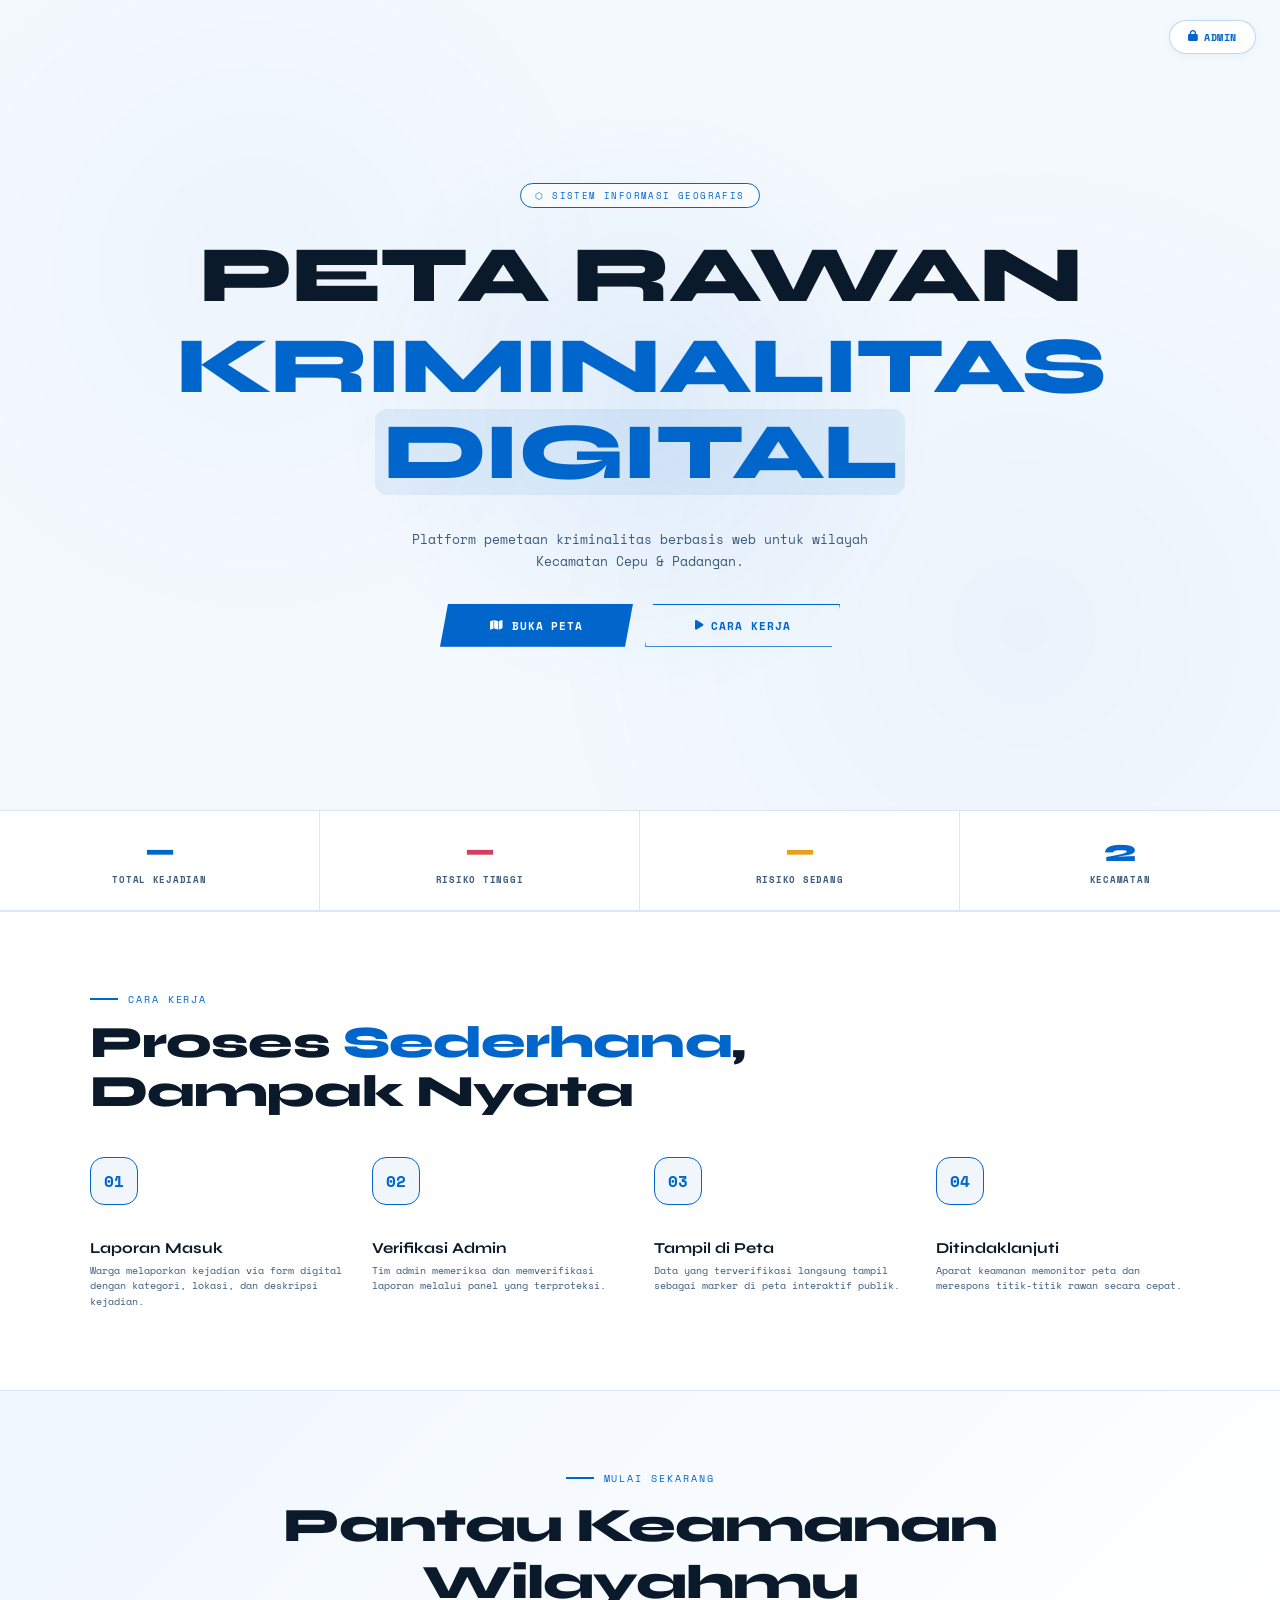
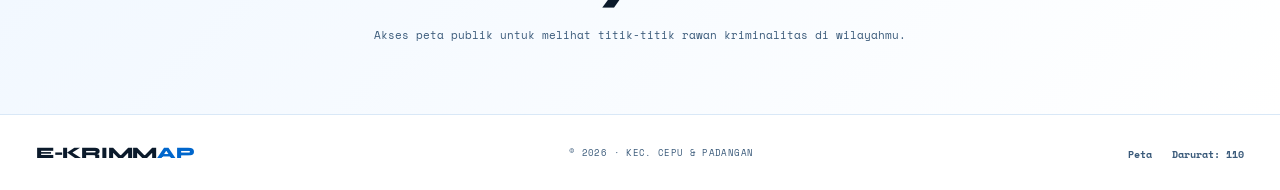
<file: index.html>
<!DOCTYPE html>
<html lang="id">
<head>
  <meta charset="UTF-8">
  <meta name="viewport" content="width=device-width, initial-scale=1.0, maximum-scale=1.0, user-scalable=yes, viewport-fit=cover">
  <title>E-KRIMMAP · Peta Kriminalitas Digital</title>
  <link href="https://fonts.googleapis.com/css2?family=Syne:wght@400;600;700;800&family=Space+Mono:wght@400;700&display=swap" rel="stylesheet">
  <link rel="stylesheet" href="https://cdnjs.cloudflare.com/ajax/libs/font-awesome/6.4.0/css/all.min.css">
  <style>
    /* reset & variabel – tema CERAH */
    *, *::before, *::after { box-sizing: border-box; margin: 0; padding: 0; }

    :root {
      --bg: #f4f9fe;
      --surface: #ffffff;
      --surface2: #e8f0fa;
      --border: rgba(0, 100, 200, 0.15);
      --accent: #0066cc;
      --accent2: #d43f5c;
      --accent3: #e6a020;
      --text: #0b1a2b;
      --muted: #3a5a7a;
      --glow: 0 0 30px rgba(0, 102, 204, 0.15);
      --safe-bottom: env(safe-area-inset-bottom, 0px);
    }

    html { scroll-behavior: smooth; }

    body {
      font-family: 'Syne', sans-serif;
      background: var(--bg);
      color: var(--text);
      overflow-x: hidden;
      -webkit-tap-highlight-color: transparent;
    }

    /* soft pattern */
    body::before {
      content: '';
      position: fixed;
      inset: 0;
      background-image: 
        radial-gradient(circle at 20% 30%, rgba(0,102,204,0.03) 0%, transparent 30%),
        radial-gradient(circle at 80% 70%, rgba(0,102,204,0.04) 0%, transparent 40%);
      pointer-events: none;
      z-index: 0;
    }

    /* ─── TOMBOL ADMIN DI ATAS (pojok kanan) ─── */
    .admin-top-btn {
      position: fixed;
      top: 16px;
      right: 16px;
      z-index: 200;
      background: rgba(255,255,255,0.92);
      backdrop-filter: blur(8px);
      border: 1px solid rgba(0,102,204,0.25);
      border-radius: 40px;
      padding: 8px 16px;
      font-family: 'Space Mono', monospace;
      font-size: 0.6rem;
      font-weight: 600;
      color: var(--accent);
      text-decoration: none;
      letter-spacing: 0.05em;
      display: flex;
      align-items: center;
      gap: 6px;
      transition: all 0.2s ease;
      cursor: pointer;
      box-shadow: 0 2px 10px rgba(0,0,0,0.04);
    }
    .admin-top-btn i {
      font-size: 0.7rem;
    }
    .admin-top-btn:hover, .admin-top-btn:active {
      background: rgba(0,102,204,0.12);
      border-color: var(--accent);
      transform: scale(1.02);
    }

    /* ─── HERO SECTION (tanpa navbar) ─── */
    .hero {
      position: relative;
      z-index: 1;
      min-height: 100svh;
      display: flex;
      flex-direction: column;
      align-items: center;
      justify-content: center;
      text-align: center;
      padding: 80px 20px 60px;
      margin-top: 0;
      overflow: visible;
    }

    .hero::before {
      content: '';
      position: absolute;
      top: 50%; left: 50%;
      transform: translate(-50%, -50%);
      width: min(600px, 90vw);
      height: min(600px, 90vw);
      background: radial-gradient(circle, rgba(0,102,204,0.08) 0%, transparent 70%);
      pointer-events: none;
    }

    .hero-badge {
      font-family: 'Space Mono', monospace;
      font-size: 0.55rem;
      letter-spacing: 0.16em;
      color: var(--accent);
      border: 1px solid var(--accent);
      padding: 5px 14px;
      margin-bottom: 24px;
      display: inline-block;
      animation: fadeUp 0.5s ease both;
      background: rgba(255,255,255,0.6);
      backdrop-filter: blur(4px);
      border-radius: 40px;
    }

    .hero-title {
      font-size: clamp(2rem, 11vw, 5rem);
      font-weight: 800;
      line-height: 1.08;
      letter-spacing: -0.02em;
      margin-bottom: 16px;
      animation: fadeUp 0.5s 0.08s ease both;
      word-break: keep-all;
      max-width: 95vw;
      color: var(--text);
    }

    .hero-title .line2 {
      display: block;
      color: var(--accent);
      -webkit-text-stroke: 0;
      text-stroke: 0;
      margin-top: 4px;
    }
    .hero-title .accent-word { 
      color: var(--accent);
      display: inline-block;
      background: rgba(0,102,204,0.08);
      padding: 0 8px;
      border-radius: 12px;
    }

    .hero-sub {
      font-family: 'Space Mono', monospace;
      font-size: 0.72rem;
      color: var(--muted);
      max-width: 340px;
      line-height: 1.65;
      margin: 18px auto 32px;
      animation: fadeUp 0.5s 0.16s ease both;
      padding: 0 6px;
    }

    .hero-actions {
      display: flex;
      gap: 12px;
      flex-wrap: wrap;
      justify-content: center;
      animation: fadeUp 0.5s 0.24s ease both;
      width: 100%;
      max-width: 400px;
      margin: 0 auto;
    }

    .btn-primary, .btn-secondary {
      font-family: 'Space Mono', monospace;
      font-size: 0.7rem;
      font-weight: 700;
      letter-spacing: 0.08em;
      padding: 12px 18px;
      cursor: pointer;
      text-decoration: none;
      display: inline-flex;
      align-items: center;
      justify-content: center;
      gap: 8px;
      clip-path: polygon(8px 0%, 100% 0%, calc(100% - 8px) 100%, 0% 100%);
      transition: all 0.2s ease;
      flex: 1;
      min-width: 130px;
      text-align: center;
      touch-action: manipulation;
    }
    .btn-primary {
      color: #fff;
      background: var(--accent);
      border: none;
      box-shadow: 0 4px 12px rgba(0,102,204,0.25);
    }
    .btn-primary:active { opacity: 0.85; transform: scale(0.97); }
    .btn-secondary {
      color: var(--accent);
      background: transparent;
      border: 1px solid var(--accent);
    }
    .btn-secondary:active { background: rgba(0,102,204,0.08); transform: scale(0.97); }

    /* ─── STATS BAR ─── */
    .stats-bar {
      border-top: 1px solid var(--border);
      border-bottom: 1px solid var(--border);
      background: var(--surface);
      display: grid;
      grid-template-columns: repeat(2, 1fr);
      position: relative;
      z-index: 1;
      box-shadow: 0 2px 12px rgba(0,0,0,0.02);
    }

    .stat-item {
      padding: 24px 12px;
      text-align: center;
      border-right: 1px solid var(--border);
      border-bottom: 1px solid var(--border);
      background: rgba(255,255,255,0.4);
    }
    .stat-item:nth-child(2n) { border-right: none; }
    .stat-item:nth-child(3), .stat-item:nth-child(4) { border-bottom: none; }

    .stat-num {
      font-size: 2rem;
      font-weight: 800;
      color: var(--accent);
      line-height: 1;
      margin-bottom: 6px;
      letter-spacing: -0.5px;
    }
    .stat-num.red { color: var(--accent2); }
    .stat-num.yellow { color: var(--accent3); }
    .stat-label {
      font-family: 'Space Mono', monospace;
      font-size: 0.58rem;
      letter-spacing: 0.08em;
      color: var(--muted);
      text-transform: uppercase;
      font-weight: 600;
    }
    .stat-loading {
      font-size: 1rem;
      opacity: 0.5;
      display: inline-block;
      width: 42px;
    }

    /* HOW IT WORKS */
    .how {
      padding: 56px 18px;
      background: var(--surface);
      border-top: 1px solid var(--border);
      border-bottom: 1px solid var(--border);
      position: relative;
      z-index: 1;
    }
    .how-inner { max-width: 1100px; margin: 0 auto; }

    .section-tag {
      font-family: 'Space Mono', monospace;
      font-size: 0.6rem;
      letter-spacing: 0.2em;
      color: var(--accent);
      margin-bottom: 12px;
      display: flex;
      align-items: center;
      gap: 10px;
    }
    .section-tag::before {
      content: '';
      display: inline-block;
      width: 28px;
      height: 2px;
      background: var(--accent);
    }

    .section-title {
      font-size: clamp(1.6rem, 6vw, 2.8rem);
      font-weight: 800;
      letter-spacing: -0.02em;
      line-height: 1.1;
      margin-bottom: 40px;
      color: var(--text);
    }
    .section-title span { color: var(--accent); }

    .steps {
      display: flex;
      flex-direction: column;
      gap: 20px;
      margin-top: 32px;
    }

    .step {
      display: flex;
      gap: 16px;
      align-items: flex-start;
      padding: 12px 0;
      border-bottom: 1px solid rgba(0,102,204,0.08);
    }
    .step:last-child { border-bottom: none; }

    .step-num {
      width: 48px;
      height: 48px;
      min-width: 48px;
      border: 1px solid var(--accent);
      display: flex;
      align-items: center;
      justify-content: center;
      font-family: 'Space Mono', monospace;
      font-weight: 800;
      color: var(--accent);
      background: rgba(0,102,204,0.06);
      border-radius: 14px;
      flex-shrink: 0;
    }
    .step-title {
      font-size: 0.95rem;
      font-weight: 700;
      margin-bottom: 6px;
      color: var(--text);
    }
    .step-desc {
      font-family: 'Space Mono', monospace;
      font-size: 0.62rem;
      color: var(--muted);
      line-height: 1.6;
    }

    /* CTA – tanpa tombol BUKA PETA, hanya teks */
    .cta-section {
      padding: 70px 20px 60px;
      text-align: center;
      position: relative;
      z-index: 1;
      background: linear-gradient(135deg, #f0f7ff 0%, #ffffff 100%);
    }
    .cta-title {
      font-size: clamp(1.7rem, 7vw, 3rem);
      font-weight: 800;
      letter-spacing: -0.02em;
      margin-bottom: 14px;
      color: var(--text);
    }
    .cta-sub {
      font-family: 'Space Mono', monospace;
      font-size: 0.7rem;
      color: var(--muted);
      margin-bottom: 0;
      line-height: 1.7;
    }
    .cta-section .section-tag { justify-content: center; }

    /* FOOTER */
    footer {
      border-top: 1px solid var(--border);
      padding: 28px 20px calc(20px + var(--safe-bottom));
      background: var(--surface);
      display: flex;
      flex-direction: column;
      align-items: center;
      gap: 14px;
      text-align: center;
      position: relative;
    }
    .footer-logo { font-size: 1rem; font-weight: 800; letter-spacing: -0.3px; color: var(--text); }
    .footer-logo span { color: var(--accent); }
    .footer-copy {
      font-family: 'Space Mono', monospace;
      font-size: 0.55rem;
      color: var(--muted);
      letter-spacing: 0.04em;
    }
    .footer-links {
      display: flex;
      gap: 20px;
      list-style: none;
      flex-wrap: wrap;
      justify-content: center;
    }
    .footer-links a {
      font-family: 'Space Mono', monospace;
      font-size: 0.6rem;
      color: var(--muted);
      text-decoration: none;
      padding: 5px 0;
      font-weight: 600;
    }
    .footer-links a:active { color: var(--accent); }

    /* animasi */
    @keyframes fadeUp {
      from { opacity: 0; transform: translateY(18px); }
      to   { opacity: 1; transform: translateY(0); }
    }

    /* DESKTOP */
    @media (min-width: 640px) {
      .hero { padding: 100px 32px 80px; min-height: 90vh; }
      .hero-sub { max-width: 500px; font-size: 0.8rem; }
      .stats-bar { grid-template-columns: repeat(4, 1fr); }
      .stat-item { border-bottom: none; }
      .stat-item:nth-child(2n) { border-right: 1px solid var(--border); }
      .stat-item:last-child { border-right: none; }
      .how { padding: 80px 36px; }
      .steps {
        flex-direction: row;
        gap: 28px;
      }
      .step {
        flex-direction: column;
        border-bottom: none;
        padding: 0;
        flex: 1;
      }
      .step-num { margin-bottom: 18px; }
      footer {
        flex-direction: row;
        justify-content: space-between;
        padding: 28px 36px;
        text-align: left;
      }
      .admin-top-btn {
        top: 20px;
        right: 24px;
        padding: 8px 18px;
        font-size: 0.65rem;
      }
      .cta-section { padding: 80px 36px 70px; }
    }

    /* MOBILE ONLY */
    @media (max-width: 639px) {
      .hero {
        padding: 80px 16px 50px;
        justify-content: center;
      }
      .hero-title {
        font-size: clamp(1.85rem, 10vw, 2.8rem);
        line-height: 1.12;
        margin-bottom: 12px;
        word-break: break-word;
      }
      .hero-title .line2 {
        -webkit-text-stroke: 0;
        margin-top: 2px;
      }
      .hero-sub {
        font-size: 0.68rem;
        max-width: 290px;
        margin: 14px auto 28px;
      }
      .hero-actions { gap: 10px; }
      .btn-primary, .btn-secondary {
        min-width: 125px;
        padding: 11px 12px;
        font-size: 0.65rem;
      }
      .step-num { width: 44px; height: 44px; min-width: 44px; }
      .admin-top-btn {
        top: 12px;
        right: 12px;
        padding: 6px 12px;
        font-size: 0.55rem;
      }
      .cta-section { padding: 50px 16px 40px; }
    }

    @media (max-height: 700px) and (max-width: 639px) {
      .hero { padding: 70px 16px 30px; min-height: auto; }
      .hero-title { font-size: 1.9rem; }
    }

    a, button { -webkit-tap-highlight-color: transparent; }
    .stat-loading { animation: pulse 1.1s infinite; }
    @keyframes pulse { 0% { opacity: 0.4; } 50% { opacity: 1; } 100% { opacity: 0.4; } }
  </style>
</head>
<body>

<!-- TOMBOL ADMIN DI ATAS (pojok kanan) -->
<a href="admin/admin.html" class="admin-top-btn">
  <i class="fas fa-lock"></i> ADMIN
</a>

<!-- HERO SECTION (tanpa navbar) -->
<section class="hero">
  <div class="hero-badge">⬡ SISTEM INFORMASI GEOGRAFIS</div>
  <h1 class="hero-title">
    PETA RAWAN<br>
    <span class="line2">KRIMINALITAS</span>
    <span class="accent-word">DIGITAL</span>
  </h1>
  <p class="hero-sub">
    Platform pemetaan kriminalitas berbasis web untuk wilayah Kecamatan Cepu & Padangan.
  </p>
  <div class="hero-actions">
    <a href="public/index.html" class="btn-primary">
      <i class="fas fa-map"></i> BUKA PETA
    </a>
    <a href="#cara-kerja" class="btn-secondary">
      <i class="fas fa-play"></i> CARA KERJA
    </a>
  </div>
</section>

<!-- STATS BAR -->
<section class="stats-bar">
  <div class="stat-item">
    <div class="stat-num" id="ctr-total"><span class="stat-loading">···</span></div>
    <div class="stat-label">Total Kejadian</div>
  </div>
  <div class="stat-item">
    <div class="stat-num red" id="ctr-tinggi"><span class="stat-loading">···</span></div>
    <div class="stat-label">Risiko Tinggi</div>
  </div>
  <div class="stat-item">
    <div class="stat-num yellow" id="ctr-sedang"><span class="stat-loading">···</span></div>
    <div class="stat-label">Risiko Sedang</div>
  </div>
  <div class="stat-item">
    <div class="stat-num">2</div>
    <div class="stat-label">Kecamatan</div>
  </div>
</section>

<!-- HOW IT WORKS -->
<section class="how" id="cara-kerja">
  <div class="how-inner">
    <div class="section-tag">CARA KERJA</div>
    <h2 class="section-title">Proses <span>Sederhana</span>,<br>Dampak Nyata</h2>
    <div class="steps">
      <div class="step"><div class="step-num">01</div><div class="step-body"><div class="step-title">Laporan Masuk</div><div class="step-desc">Warga melaporkan kejadian via form digital dengan kategori, lokasi, dan deskripsi kejadian.</div></div></div>
      <div class="step"><div class="step-num">02</div><div class="step-body"><div class="step-title">Verifikasi Admin</div><div class="step-desc">Tim admin memeriksa dan memverifikasi laporan melalui panel yang terproteksi.</div></div></div>
      <div class="step"><div class="step-num">03</div><div class="step-body"><div class="step-title">Tampil di Peta</div><div class="step-desc">Data yang terverifikasi langsung tampil sebagai marker di peta interaktif publik.</div></div></div>
      <div class="step"><div class="step-num">04</div><div class="step-body"><div class="step-title">Ditindaklanjuti</div><div class="step-desc">Aparat keamanan memonitor peta dan merespons titik-titik rawan secara cepat.</div></div></div>
    </div>
  </div>
</section>

<!-- CALL TO ACTION – tanpa tombol, hanya ajakan -->
<section class="cta-section">
  <div class="section-tag">MULAI SEKARANG</div>
  <h2 class="cta-title">Pantau Keamanan<br>Wilayahmu</h2>
  <p class="cta-sub">Akses peta publik untuk melihat titik-titik rawan kriminalitas di wilayahmu.</p>
</section>

<!-- FOOTER -->
<footer>
  <div class="footer-logo">E-KRIMM<span>AP</span></div>
  <div class="footer-copy">© 2026 · KEC. CEPU & PADANGAN</div>
  <ul class="footer-links">
    <li><a href="public/index.html">Peta</a></li>
    <li><a href="tel:110">Darurat: 110</a></li>
  </ul>
</footer>

<script>
  // ── LIVE STATS dari Google Sheets ──
  const SHEET_API = 'https://script.google.com/macros/s/AKfycby8dIleiZo_zj0ufeKY_Ulp9632Me5xFdeX2mPV6G2qdM_Tf3P9WvrtLck02D4otYYJ/exec';

  function animateCounter(el, target, duration = 1200) {
    let start = 0;
    const stepVal = target / (duration / 16);
    const timer = setInterval(() => {
      start += stepVal;
      if (start >= target) { el.textContent = target; clearInterval(timer); return; }
      el.textContent = Math.floor(start);
    }, 16);
  }

  async function loadLiveStats() {
    try {
      const res = await fetch(SHEET_API + '?action=getVerified');
      const result = await res.json();
      if (result.success && Array.isArray(result.data)) {
        const data = result.data;
        const total = data.length;
        const tinggi = data.filter(d => d.severity === 'tinggi').length;
        const sedang = data.filter(d => d.severity === 'sedang').length;
        const elTotal = document.getElementById('ctr-total');
        const elTinggi = document.getElementById('ctr-tinggi');
        const elSedang = document.getElementById('ctr-sedang');
        if (elTotal && elTinggi && elSedang) {
          elTotal.textContent = '0'; elTinggi.textContent = '0'; elSedang.textContent = '0';
          animateCounter(elTotal, total); animateCounter(elTinggi, tinggi); animateCounter(elSedang, sedang);
        }
      } else { setStatsPlaceholder(); }
    } catch (error) { setStatsPlaceholder(); }
  }
  function setStatsPlaceholder() {
    ['ctr-total','ctr-tinggi','ctr-sedang'].forEach(id => { const el = document.getElementById(id); if (el) el.textContent = '—'; });
  }

  const statsObserver = new IntersectionObserver(entries => { entries.forEach(e => { if (e.isIntersecting) { loadLiveStats(); statsObserver.disconnect(); } }); }, { threshold: 0.2 });
  const statsBar = document.querySelector('.stats-bar');
  if (statsBar) statsObserver.observe(statsBar);

  // scroll reveal
  const revealItems = document.querySelectorAll('.step');
  const scrollObserver = new IntersectionObserver((entries) => {
    entries.forEach(entry => {
      if (entry.isIntersecting) {
        entry.target.style.opacity = '1';
        entry.target.style.transform = 'translateY(0)';
        scrollObserver.unobserve(entry.target);
      }
    });
  }, { threshold: 0.08 });
  revealItems.forEach(el => { el.style.opacity = '0'; el.style.transform = 'translateY(14px)'; el.style.transition = 'opacity 0.45s cubic-bezier(0.2, 0.9, 0.4, 1.1), transform 0.45s ease'; scrollObserver.observe(el); });
</script>
</body>
</html>
</file>
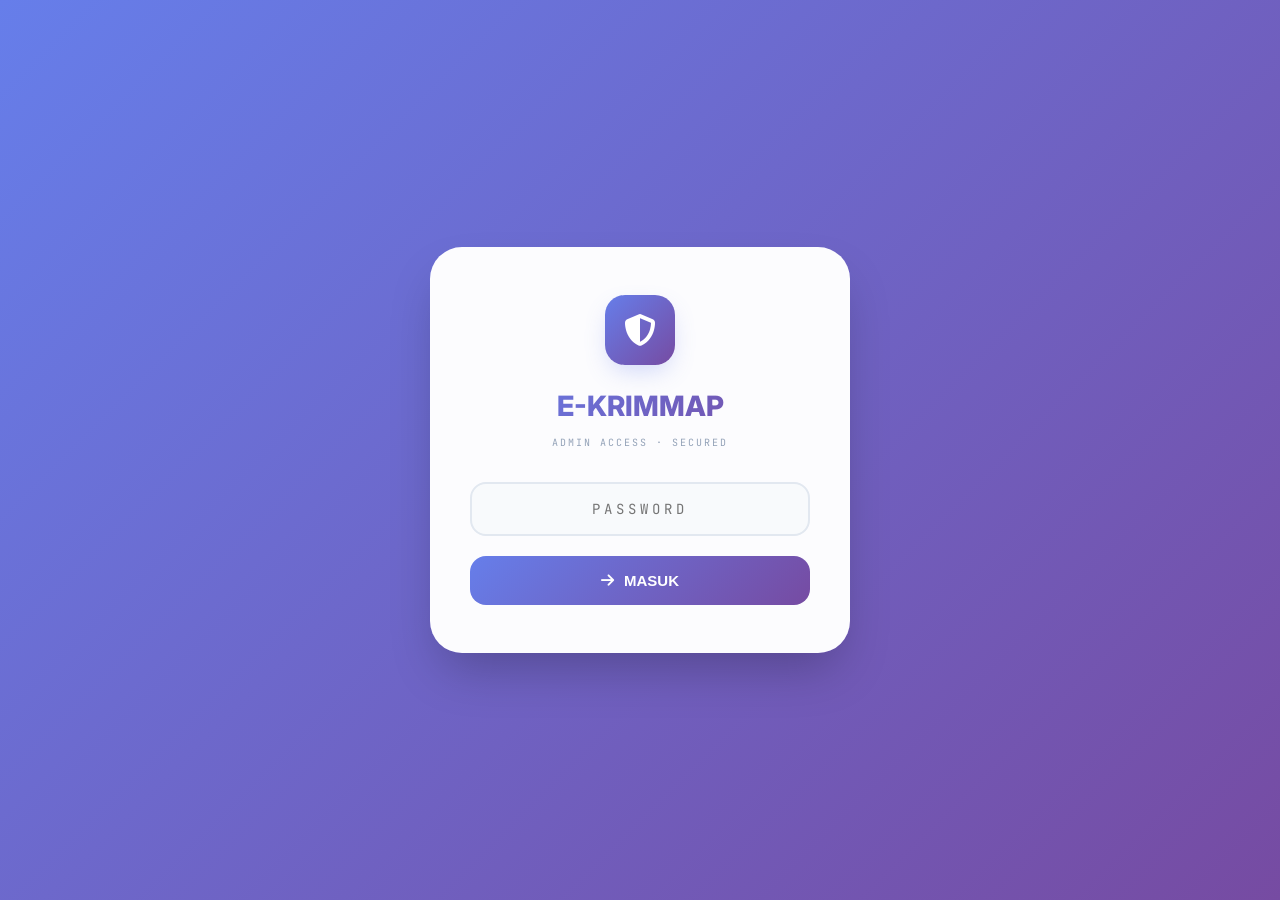
<file: admin/admin.html>
<!DOCTYPE html>
<html lang="id">
<head>
<meta charset="UTF-8">
<meta name="viewport" content="width=device-width, initial-scale=1.0, maximum-scale=1.0, user-scalable=yes, viewport-fit=cover">
<meta name="theme-color" content="#1a1a2e">
<title>E-KRIMMAP — Admin Panel Professional</title>
<link rel="preconnect" href="https://fonts.googleapis.com">
<link href="https://fonts.googleapis.com/css2?family=Inter:opsz,wght@14..32,300;14..32,400;14..32,500;14..32,600;14..32,700;14..32,800&family=JetBrains+Mono:wght@400;500;600&display=swap" rel="stylesheet">
<link rel="stylesheet" href="https://cdnjs.cloudflare.com/ajax/libs/font-awesome/6.4.0/css/all.min.css">
<link rel="stylesheet" href="admin.css">
</head>
<body>

<!-- Mobile Menu Toggle Button -->
<button class="mobile-menu-toggle" id="mobileMenuToggle">
  <i class="fas fa-bars"></i>
</button>
<div class="mobile-overlay" id="mobileOverlay"></div>

<div class="admin-container" id="adminContainer" style="display: none;">
  <!-- SIDEBAR -->
  <aside class="sidebar">
    <div class="sidebar-header">
      <div class="logo">
        <div class="logo-icon">⬡</div>
        <div>
          <div class="logo-text">E-KRIMM<span>AP</span></div>
          <div class="logo-sub">Admin Panel</div>
        </div>
      </div>
    </div>

    <nav class="nav-menu">
      <div class="nav-item active" data-tab="dashboard">
        <i class="fas fa-tachometer-alt"></i>
        <span>Dashboard</span>
      </div>
      <div class="nav-item" data-tab="reports">
        <i class="fas fa-flag"></i>
        <span>Daftar Laporan</span>
      </div>
      <div class="nav-item" data-tab="statistics">
        <i class="fas fa-chart-pie"></i>
        <span>Statistik</span>
      </div>
      <div class="nav-item" data-tab="data">
        <i class="fas fa-database"></i>
        <span>Data Kejadian</span>
      </div>
    </nav>

    <div class="sidebar-footer">
      <div class="admin-profile">
        <div class="admin-avatar">AD</div>
        <div class="admin-info">
          <h4>Administrator</h4>
          <p>E-KRIMMAP System</p>
        </div>
      </div>
      <button class="logout-btn" id="logoutBtn">
        <i class="fas fa-sign-out-alt"></i>
        <span>Logout</span>
      </button>
    </div>
  </aside>

  <!-- MAIN CONTENT -->
  <main class="main-content">
    <!-- DASHBOARD TAB -->
    <div id="dashboardTab">
      <div class="page-header">
        <h1 class="page-title">Dashboard</h1>
        <p class="page-subtitle">Overview data kriminalitas wilayah Cepu & Padangan</p>
      </div>

      <div class="stats-grid">
        <div class="stat-card primary">
          <div class="stat-header">
            <span>TOTAL LAPORAN</span>
            <i class="fas fa-file-alt"></i>
          </div>
          <div class="stat-value" id="statTotal">0</div>
          <div class="stat-label">Seluruh data masuk</div>
        </div>
        <div class="stat-card warning">
          <div class="stat-header">
            <span>MENUNGGU</span>
            <i class="fas fa-clock"></i>
          </div>
          <div class="stat-value" id="statPending">0</div>
          <div class="stat-label">Perlu ditindaklanjut</div>
        </div>
        <div class="stat-card info">
          <div class="stat-header">
            <span>DIPROSES</span>
            <i class="fas fa-spinner"></i>
          </div>
          <div class="stat-value" id="statProcessed">0</div>
          <div class="stat-label">Sedang ditangani</div>
        </div>
        <div class="stat-card success">
          <div class="stat-header">
            <span>SELESAI</span>
            <i class="fas fa-check-circle"></i>
          </div>
          <div class="stat-value" id="statCompleted">0</div>
          <div class="stat-label">Telah ditangani</div>
        </div>
      </div>

      <div class="charts-row">
        <div class="chart-card">
          <div class="chart-title">Laporan per Kecamatan</div>
          <div class="bar-chart" id="kecamatanChart"></div>
        </div>
        <div class="chart-card">
          <div class="chart-title">Sebaran Kategori</div>
          <div class="pie-container" id="categoryChart"></div>
        </div>
      </div>

      <div class="chart-card">
        <div class="chart-title">Wilayah</div>
        <div class="kecamatan-list" id="kecamatanList"></div>
      </div>
    </div>

    <!-- DAFTAR LAPORAN TAB -->
    <div id="reportsTab" style="display: none;">
      <div class="page-header">
        <h1 class="page-title">Daftar Laporan</h1>
        <p class="page-subtitle">Kelola laporan yang masuk dari warga</p>
      </div>

      <div class="table-container">
        <div class="table-header">
          <div class="table-title">
            <i class="fas fa-flag" style="margin-right: 8px;"></i>
            Laporan Masuk
          </div>
          <div class="table-search">
            <input type="text" id="reportSearch" placeholder="Cari laporan...">
            <button class="btn-icon" onclick="syncDataFromSheet()" style="background: var(--accent-glow); color: var(--accent); border-color: var(--accent);">
              <i class="fas fa-sync-alt"></i> Sync
            </button>
          </div>
        </div>
        <div class="table-wrapper">
          <table class="admin-table">
            <thead>
              <tr><th>Kategori</th><th>Lokasi</th><th>Kecamatan</th><th>Tanggal</th><th>Pelapor</th><th>Status</th><th>Aksi</th></tr>
            </thead>
            <tbody id="reportsTableBody"></tbody>
          </table>
        </div>
      </div>
    </div>

    <!-- STATISTIK TAB -->
    <div id="statisticsTab" style="display: none;">
      <div class="page-header">
        <h1 class="page-title">Statistik</h1>
        <p class="page-subtitle">Analisis data kriminalitas</p>
      </div>
      <div id="statistikContent"></div>
    </div>

    <!-- DATA KEJADIAN TAB -->
    <div id="dataTab" style="display: none;">
      <div class="page-header">
        <h1 class="page-title">Data Kejadian</h1>
        <p class="page-subtitle">Kelola data kejadian terverifikasi</p>
      </div>

      <div class="table-container">
        <div class="table-header">
          <div class="table-title">
            <i class="fas fa-database" style="margin-right: 8px;"></i>
            Database Kejadian
          </div>
          <div class="table-search">
            <input type="text" id="dataSearch" placeholder="Cari data...">
            <button class="btn-icon" onclick="syncDataFromSheet()" style="background: var(--accent-glow); color: var(--accent); border-color: var(--accent);">
              <i class="fas fa-sync-alt"></i> Sync
            </button>
            <button class="btn-icon" id="addDataBtn" style="background: var(--accent); color: white; border: none;">
              <i class="fas fa-plus"></i> Tambah
            </button>
          </div>
        </div>
        <div class="table-wrapper">
          <table class="admin-table">
            <thead>
              <tr><th>Kategori</th><th>Judul</th><th>Lokasi</th><th>Kecamatan</th><th>Tanggal</th><th>Risiko</th><th>Aksi</th></tr>
            </thead>
            <tbody id="dataTableBody"></tbody>
          </table>
        </div>
      </div>
    </div>
  </main>
</div>

<!-- LOGIN OVERLAY -->
<div class="login-overlay" id="loginOverlay">
  <div class="login-card">
    <div class="login-icon">
      <i class="fas fa-shield-halved"></i>
    </div>
    <div class="login-logo">E-KRIMMAP</div>
    <div class="login-sub">ADMIN ACCESS · SECURED</div>
    <input type="password" class="login-input" id="adminPassword" placeholder="PASSWORD" onkeydown="if(event.key==='Enter')window.doLogin()">
    <button class="login-btn" onclick="window.doLogin()">
      <i class="fas fa-arrow-right"></i> MASUK
    </button>
    <div class="login-error" id="loginError">❌ Password salah</div>
  </div>
</div>

<!-- MODAL TAMBAH/EDIT DATA -->
<div class="modal-overlay" id="modalOverlay" style="display: none;">
  <div class="modal-card">
    <div class="modal-header">
      <div class="modal-title" id="modalTitle">Tambah Kejadian</div>
      <button class="modal-close" onclick="closeModal()">✕</button>
    </div>
    <div class="modal-body">
      <div class="form-group">
        <label class="form-label">Judul</label>
        <input type="text" class="form-input" id="modalJudul" placeholder="Masukkan judul kejadian">
      </div>
      <div class="form-row">
        <div class="form-group">
          <label class="form-label">Kategori</label>
          <select class="form-input" id="modalKategori">
            <option value="pencurian">Pencurian</option>
            <option value="kekerasan">Kekerasan</option>
            <option value="narkoba">Narkoba</option>
            <option value="penipuan">Penipuan</option>
            <option value="pembunuhan">Pembunuhan</option>
            <option value="lainnya">Lainnya</option>
          </select>
        </div>
        <div class="form-group">
          <label class="form-label">Risiko</label>
          <select class="form-input" id="modalRisiko">
            <option value="1">Rendah</option>
            <option value="2">Sedang</option>
            <option value="3">Tinggi</option>
          </select>
        </div>
      </div>
      <div class="form-group">
        <label class="form-label">Lokasi</label>
        <input type="text" class="form-input" id="modalLokasi" placeholder="Alamat lengkap">
      </div>
      <div class="form-row">
        <div class="form-group">
          <label class="form-label">Kecamatan</label>
          <select class="form-input" id="modalKecamatan">
            <option value="cepu">Cepu</option>
            <option value="padangan">Padangan</option>
          </select>
        </div>
        <div class="form-group">
          <label class="form-label">Tanggal</label>
          <input type="date" class="form-input" id="modalTanggal">
        </div>
      </div>
      <div class="form-group">
        <label class="form-label">Deskripsi</label>
        <textarea class="form-textarea" id="modalDeskripsi" rows="3" placeholder="Deskripsi kejadian"></textarea>
      </div>
    </div>
    <div class="modal-footer">
      <button class="btn-secondary" onclick="closeModal()">Batal</button>
      <button class="btn-primary" id="modalSaveBtn">Simpan</button>
    </div>
  </div>
</div>

<!-- TOAST CONTAINER -->
<div class="toast-container" id="toastContainer"></div>

<!-- LOADING OVERLAY -->
<div class="loading-overlay" id="loadingOverlay">
  <div class="spinner"></div>
  <span>Memuat data...</span>
</div>

<script src="admin.js"></script>
</body>
</html>
</file>
<file: admin/admin.css>
/* ═══════════════════ DESIGN SYSTEM ═══════════════════ */
:root {
  --bg-primary: #f0f2f5;
  --bg-secondary: #ffffff;
  --bg-card: #ffffff;
  --bg-sidebar: #1a1a2e;
  --bg-hover: #f8f9fa;
  --border: #e4e6eb;
  --border-light: #eef2f6;
  --accent: #3b82f6;
  --accent-light: #60a5fa;
  --accent-glow: rgba(59, 130, 246, 0.1);
  --success: #10b981;
  --success-glow: rgba(16, 185, 129, 0.1);
  --warning: #f59e0b;
  --warning-glow: rgba(245, 158, 11, 0.1);
  --danger: #ef4444;
  --danger-glow: rgba(239, 68, 68, 0.1);
  --purple: #8b5cf6;
  --orange: #f97316;
  --tx-primary: #1e293b;
  --tx-secondary: #64748b;
  --tx-tertiary: #94a3b8;
  --head: 'Inter', system-ui, -apple-system, sans-serif;
  --mono: 'JetBrains Mono', monospace;
  --shadow: 0 2px 8px rgba(0, 0, 0, 0.04), 0 4px 16px rgba(0, 0, 0, 0.04);
  --shadow-lg: 0 8px 30px rgba(0, 0, 0, 0.08);
  --radius: 12px;
  --radius-lg: 16px;
  --sidebar-width: 280px;
}

* {
  margin: 0;
  padding: 0;
  box-sizing: border-box;
}

body {
  background: var(--bg-primary);
  color: var(--tx-primary);
  font-family: var(--head);
  font-size: 14px;
  line-height: 1.5;
  overflow: hidden;
  -webkit-tap-highlight-color: transparent;
}

/* ═══════════════════ LOGIN OVERLAY ═══════════════════ */
.login-overlay {
  position: fixed;
  top: 0;
  left: 0;
  right: 0;
  bottom: 0;
  background: linear-gradient(135deg, #667eea 0%, #764ba2 100%);
  z-index: 10000;
  display: none;
  align-items: center;
  justify-content: center;
  padding: 16px;
}

.login-overlay.show {
  display: flex;
}

.login-card {
  background: rgba(255, 255, 255, 0.98);
  backdrop-filter: blur(10px);
  border-radius: 32px;
  padding: 48px 40px;
  width: 100%;
  max-width: 420px;
  text-align: center;
  box-shadow: 0 25px 50px -12px rgba(0, 0, 0, 0.25);
  animation: fadeInUp 0.5s ease;
}

@keyframes fadeInUp {
  from {
    opacity: 0;
    transform: translateY(30px);
  }
  to {
    opacity: 1;
    transform: translateY(0);
  }
}

.login-icon {
  width: 70px;
  height: 70px;
  background: linear-gradient(135deg, #667eea, #764ba2);
  border-radius: 20px;
  display: flex;
  align-items: center;
  justify-content: center;
  margin: 0 auto 20px;
  box-shadow: 0 10px 25px -5px rgba(102, 126, 234, 0.3);
}

.login-icon i {
  font-size: 32px;
  color: white;
}

.login-logo {
  font-size: 28px;
  font-weight: 800;
  background: linear-gradient(135deg, #667eea, #764ba2);
  -webkit-background-clip: text;
  background-clip: text;
  color: transparent;
  margin-bottom: 8px;
}

.login-sub {
  font-size: 10px;
  color: var(--tx-tertiary);
  font-family: var(--mono);
  letter-spacing: 2px;
  margin-bottom: 32px;
  text-transform: uppercase;
}

.login-input {
  width: 100%;
  padding: 16px 20px;
  background: #f8fafc;
  border: 2px solid #e2e8f0;
  border-radius: 16px;
  color: var(--tx-primary);
  font-family: var(--mono);
  font-size: 14px;
  text-align: center;
  letter-spacing: 4px;
  margin-bottom: 20px;
  transition: all 0.3s ease;
  -webkit-appearance: none;
  -moz-appearance: none;
  appearance: none;
}

.login-input:focus {
  outline: none;
  border-color: #667eea;
  box-shadow: 0 0 0 3px rgba(102, 126, 234, 0.1);
}

.login-btn {
  width: 100%;
  padding: 16px;
  background: linear-gradient(135deg, #667eea, #764ba2);
  border: none;
  border-radius: 16px;
  color: white;
  font-weight: 700;
  font-size: 15px;
  cursor: pointer;
  transition: all 0.3s ease;
  display: flex;
  align-items: center;
  justify-content: center;
  gap: 10px;
}

.login-btn:hover {
  transform: translateY(-2px);
  box-shadow: 0 10px 25px -5px rgba(102, 126, 234, 0.4);
}

.login-error {
  color: var(--danger);
  font-size: 12px;
  margin-top: 16px;
  display: none;
}

/* ═══════════════════ ADMIN LAYOUT ═══════════════════ */
.admin-container {
  display: flex;
  height: 100vh;
  overflow: hidden;
  position: relative;
}

/* Mobile Menu */
.mobile-menu-toggle {
  display: none;
  position: fixed;
  top: 16px;
  left: 16px;
  z-index: 101;
  width: 44px;
  height: 44px;
  background: var(--bg-sidebar);
  border: none;
  border-radius: 12px;
  color: white;
  font-size: 20px;
  cursor: pointer;
  box-shadow: var(--shadow);
  transition: all 0.3s ease;
  align-items: center;
  justify-content: center;
}

.mobile-overlay {
  display: none;
  position: fixed;
  top: 0;
  left: 0;
  right: 0;
  bottom: 0;
  background: rgba(0, 0, 0, 0.5);
  z-index: 98;
  opacity: 0;
  transition: opacity 0.3s ease;
  pointer-events: none;
}

.mobile-overlay.active {
  display: block;
  opacity: 1;
  pointer-events: auto;
}

/* SIDEBAR */
.sidebar {
  width: var(--sidebar-width);
  background: var(--bg-sidebar);
  border-right: 1px solid rgba(255, 255, 255, 0.05);
  display: flex;
  flex-direction: column;
  transition: transform 0.3s ease;
  flex-shrink: 0;
  overflow-y: auto;
  z-index: 100;
}

.sidebar-header {
  padding: 24px 20px;
  border-bottom: 1px solid rgba(255, 255, 255, 0.08);
  margin-bottom: 20px;
}

.logo {
  display: flex;
  align-items: center;
  gap: 12px;
}

.logo-icon {
  width: 42px;
  height: 42px;
  background: linear-gradient(135deg, var(--accent), var(--purple));
  border-radius: 12px;
  display: flex;
  align-items: center;
  justify-content: center;
  font-size: 20px;
  font-weight: 800;
  color: white;
  box-shadow: 0 0 20px var(--accent-glow);
}

.logo-text {
  font-size: 20px;
  font-weight: 700;
  letter-spacing: -0.5px;
  color: white;
}

.logo-text span {
  color: var(--accent);
}

.logo-sub {
  font-size: 10px;
  color: var(--tx-tertiary);
  margin-top: 4px;
  font-family: var(--mono);
}

/* Navigation */
.nav-menu {
  flex: 1;
  padding: 0 16px;
}

.nav-item {
  display: flex;
  align-items: center;
  gap: 14px;
  padding: 12px 16px;
  margin-bottom: 6px;
  border-radius: var(--radius);
  color: #94a3b8;
  cursor: pointer;
  transition: all 0.2s ease;
  font-weight: 500;
  -webkit-tap-highlight-color: transparent;
}

.nav-item:active {
  transform: scale(0.98);
}

.nav-item i {
  width: 22px;
  font-size: 18px;
}

.nav-item:hover {
  background: rgba(255, 255, 255, 0.05);
  color: white;
}

.nav-item.active {
  background: linear-gradient(135deg, rgba(59, 130, 246, 0.15), rgba(139, 92, 246, 0.08));
  color: var(--accent);
  border: 1px solid rgba(59, 130, 246, 0.3);
}

/* Sidebar Footer */
.sidebar-footer {
  padding: 20px;
  border-top: 1px solid rgba(255, 255, 255, 0.08);
  margin-top: auto;
}

.admin-profile {
  display: flex;
  align-items: center;
  gap: 12px;
  padding: 12px;
  background: rgba(255, 255, 255, 0.05);
  border-radius: var(--radius);
  margin-bottom: 12px;
}

.admin-avatar {
  width: 44px;
  height: 44px;
  background: linear-gradient(135deg, var(--accent), var(--purple));
  border-radius: 12px;
  display: flex;
  align-items: center;
  justify-content: center;
  font-size: 18px;
  font-weight: 700;
  color: white;
}

.admin-info h4 {
  font-size: 14px;
  font-weight: 600;
  color: white;
}

.admin-info p {
  font-size: 11px;
  color: var(--tx-tertiary);
  font-family: var(--mono);
}

.logout-btn {
  width: 100%;
  padding: 12px;
  background: rgba(239, 68, 68, 0.1);
  border: 1px solid rgba(239, 68, 68, 0.3);
  border-radius: var(--radius);
  color: var(--danger);
  font-weight: 600;
  cursor: pointer;
  transition: all 0.2s ease;
  display: flex;
  align-items: center;
  justify-content: center;
  gap: 10px;
  font-family: var(--head);
}

.logout-btn:active {
  transform: scale(0.98);
}

.logout-btn:hover {
  background: rgba(239, 68, 68, 0.2);
  border-color: var(--danger);
}

/* MAIN CONTENT */
.main-content {
  flex: 1;
  overflow-y: auto;
  overflow-x: hidden;
  padding: 24px 32px;
  background: var(--bg-primary);
  -webkit-overflow-scrolling: touch;
}

.main-content::-webkit-scrollbar {
  width: 6px;
}

.main-content::-webkit-scrollbar-track {
  background: #e2e8f0;
  border-radius: 3px;
}

.main-content::-webkit-scrollbar-thumb {
  background: #cbd5e1;
  border-radius: 3px;
}

/* Header */
.page-header {
  margin-bottom: 28px;
  width: 100%;
}

.page-title {
  font-size: 28px;
  font-weight: 700;
  letter-spacing: -0.5px;
  background: linear-gradient(135deg, var(--tx-primary), var(--accent));
  -webkit-background-clip: text;
  background-clip: text;
  color: transparent;
  word-wrap: break-word;
  white-space: normal;
  line-height: 1.3;
}

.page-subtitle {
  color: var(--tx-tertiary);
  margin-top: 6px;
  font-size: 14px;
  word-wrap: break-word;
  white-space: normal;
  line-height: 1.4;
}

/* Stats Grid */
.stats-grid {
  display: grid;
  grid-template-columns: repeat(4, 1fr);
  gap: 20px;
  margin-bottom: 32px;
}

.stat-card {
  background: var(--bg-card);
  border: 1px solid var(--border);
  border-radius: var(--radius-lg);
  padding: 20px;
  transition: all 0.3s ease;
}

.stat-header {
  display: flex;
  justify-content: space-between;
  align-items: center;
  margin-bottom: 16px;
}

.stat-header span {
  font-size: 13px;
  color: var(--tx-tertiary);
  font-weight: 500;
}

.stat-header i {
  font-size: 28px;
  opacity: 0.5;
}

.stat-card.primary .stat-header i {
  color: var(--accent);
  opacity: 0.8;
}
.stat-card.warning .stat-header i {
  color: var(--warning);
  opacity: 0.8;
}
.stat-card.info .stat-header i {
  color: var(--purple);
  opacity: 0.8;
}
.stat-card.success .stat-header i {
  color: var(--success);
  opacity: 0.8;
}

.stat-value {
  font-size: 36px;
  font-weight: 700;
  margin-bottom: 8px;
  color: var(--tx-primary);
}

.stat-label {
  font-size: 12px;
  color: var(--tx-tertiary);
}

/* Charts */
.charts-row {
  display: grid;
  grid-template-columns: 1fr 1fr;
  gap: 24px;
  margin-bottom: 32px;
}

.chart-card {
  background: var(--bg-card);
  border: 1px solid var(--border);
  border-radius: var(--radius-lg);
  padding: 20px;
}

.chart-title {
  font-size: 16px;
  font-weight: 600;
  margin-bottom: 20px;
  display: flex;
  align-items: center;
  gap: 10px;
  color: var(--tx-primary);
}

.chart-title::before {
  content: '';
  width: 4px;
  height: 18px;
  background: var(--accent);
  border-radius: 2px;
}

/* Bar Chart */
.bar-chart {
  display: flex;
  flex-direction: column;
  gap: 14px;
}

.bar-item {
  display: flex;
  align-items: center;
  gap: 12px;
}

.bar-label {
  width: 80px;
  font-size: 12px;
  color: var(--tx-secondary);
  font-weight: 500;
  flex-shrink: 0;
}

.bar-fill-container {
  flex: 1;
  height: 32px;
  background: #f1f5f9;
  border-radius: 8px;
  overflow: hidden;
}

.bar-fill {
  height: 100%;
  background: linear-gradient(90deg, var(--accent), var(--purple));
  border-radius: 8px;
  display: flex;
  align-items: center;
  justify-content: flex-end;
  padding-right: 10px;
  color: white;
  font-size: 11px;
  font-weight: 600;
  transition: width 0.5s ease;
}

.bar-value {
  width: 40px;
  text-align: right;
  font-size: 12px;
  font-weight: 600;
  color: var(--tx-primary);
  flex-shrink: 0;
}

/* Pie Chart */
.pie-container {
  display: flex;
  gap: 24px;
  align-items: flex-start;
  flex-wrap: wrap;
}

.pie-legend {
  flex: 1;
  min-width: 150px;
  display: flex;
  flex-direction: column;
  gap: 12px;
}

.legend-item {
  display: flex;
  align-items: center;
  gap: 10px;
  font-size: 12px;
}

.legend-color {
  width: 12px;
  height: 12px;
  border-radius: 3px;
  flex-shrink: 0;
}

.legend-label {
  flex: 1;
  color: var(--tx-secondary);
}

.legend-value {
  font-weight: 600;
  color: var(--tx-primary);
  flex-shrink: 0;
}

/* Kecamatan List - FIXED TIDAK KEPOTONG */
.kecamatan-list {
  display: flex;
  flex-wrap: wrap;
  gap: 12px;
  margin-top: 16px;
  width: 100%;
}

.kecamatan-badge {
  background: #f8fafc;
  border: 1px solid var(--border);
  border-radius: 30px;
  padding: 8px 20px;
  display: flex;
  align-items: center;
  gap: 12px;
  transition: all 0.2s ease;
}

.kecamatan-badge:hover {
  border-color: var(--accent);
  transform: translateY(-2px);
  box-shadow: var(--shadow);
}

.kecamatan-name {
  font-weight: 600;
  font-size: 13px;
  color: var(--tx-primary);
}

.kecamatan-count {
  background: var(--accent-glow);
  color: var(--accent);
  padding: 2px 10px;
  border-radius: 20px;
  font-size: 12px;
  font-weight: 700;
}

/* Tables */
.table-container {
  background: var(--bg-card);
  border: 1px solid var(--border);
  border-radius: var(--radius-lg);
  overflow: hidden;
  margin-top: 16px;
}

.table-header {
  padding: 16px 20px;
  border-bottom: 1px solid var(--border);
  display: flex;
  justify-content: space-between;
  align-items: center;
  flex-wrap: wrap;
  gap: 12px;
}

.table-title {
  font-weight: 600;
  font-size: 16px;
  color: var(--tx-primary);
}

.table-search {
  display: flex;
  gap: 12px;
  flex-wrap: wrap;
}

.table-search input {
  padding: 10px 16px;
  background: #f8fafc;
  border: 1px solid var(--border);
  border-radius: 10px;
  color: var(--tx-primary);
  font-family: var(--head);
  font-size: 13px;
  width: 260px;
  -webkit-appearance: none;
  -moz-appearance: none;
  appearance: none;
}

.table-search input:focus {
  outline: none;
  border-color: var(--accent);
  box-shadow: 0 0 0 2px var(--accent-glow);
}

.table-wrapper {
  overflow-x: auto;
  -webkit-overflow-scrolling: touch;
}

.admin-table {
  width: 100%;
  border-collapse: collapse;
  min-width: 600px;
}

.admin-table th {
  text-align: left;
  padding: 14px 20px;
  font-size: 12px;
  font-weight: 600;
  color: var(--tx-tertiary);
  border-bottom: 1px solid var(--border);
  font-family: var(--mono);
  text-transform: uppercase;
  letter-spacing: 0.5px;
}

.admin-table td {
  padding: 14px 20px;
  border-bottom: 1px solid var(--border);
  color: var(--tx-secondary);
  font-size: 13px;
}

.admin-table tr:hover td {
  background: #f8fafc;
}

.status-badge {
  display: inline-block;
  padding: 4px 12px;
  border-radius: 20px;
  font-size: 11px;
  font-weight: 600;
  font-family: var(--mono);
}

.status-pending {
  background: var(--warning-glow);
  color: var(--warning);
  border: 1px solid rgba(245, 158, 11, 0.3);
}

.status-approved {
  background: var(--success-glow);
  color: var(--success);
  border: 1px solid rgba(16, 185, 129, 0.3);
}

.action-buttons {
  display: flex;
  gap: 8px;
  flex-wrap: wrap;
}

.btn-icon {
  padding: 6px 12px;
  border-radius: 8px;
  background: transparent;
  border: 1px solid var(--border);
  color: var(--tx-secondary);
  cursor: pointer;
  transition: all 0.2s ease;
  font-size: 12px;
}

.btn-icon:hover {
  background: #f1f5f9;
  border-color: var(--accent);
  color: var(--accent);
}

.btn-icon.danger:hover {
  border-color: var(--danger);
  color: var(--danger);
  background: var(--danger-glow);
}

/* Modal */
.modal-overlay {
  position: fixed;
  top: 0;
  left: 0;
  right: 0;
  bottom: 0;
  background: rgba(0, 0, 0, 0.5);
  backdrop-filter: blur(4px);
  z-index: 10001;
  display: none;
  align-items: center;
  justify-content: center;
  padding: 20px;
}

.modal-card {
  background: var(--bg-card);
  border: 1px solid var(--border);
  border-radius: 20px;
  width: 100%;
  max-width: 520px;
  max-height: 90vh;
  overflow-y: auto;
  box-shadow: var(--shadow-lg);
}

.modal-header {
  display: flex;
  justify-content: space-between;
  align-items: center;
  padding: 20px 24px;
  border-bottom: 1px solid var(--border);
}

.modal-title {
  font-size: 20px;
  font-weight: 700;
  color: var(--accent);
}

.modal-close {
  width: 36px;
  height: 36px;
  border-radius: 8px;
  background: #f1f5f9;
  border: 1px solid var(--border);
  color: var(--tx-secondary);
  cursor: pointer;
  font-size: 16px;
}

.modal-close:hover {
  background: var(--danger);
  color: white;
}

.modal-body {
  padding: 24px;
}

.modal-footer {
  display: flex;
  justify-content: flex-end;
  gap: 12px;
  padding: 16px 24px;
  border-top: 1px solid var(--border);
}

/* Forms */
.form-group {
  margin-bottom: 16px;
}

.form-label {
  display: block;
  font-size: 12px;
  font-weight: 600;
  color: var(--tx-secondary);
  margin-bottom: 6px;
}

.form-input,
.form-textarea {
  width: 100%;
  padding: 12px 14px;
  background: #f8fafc;
  border: 1px solid var(--border);
  border-radius: 10px;
  color: var(--tx-primary);
  font-family: var(--head);
  font-size: 14px;
  -webkit-appearance: none;
  -moz-appearance: none;
  appearance: none;
}

.form-input:focus,
.form-textarea:focus {
  outline: none;
  border-color: var(--accent);
  box-shadow: 0 0 0 2px var(--accent-glow);
}

.form-textarea {
  resize: vertical;
  min-height: 80px;
}

.form-row {
  display: grid;
  grid-template-columns: 1fr 1fr;
  gap: 16px;
}

/* Buttons */
.btn-primary {
  padding: 10px 24px;
  background: linear-gradient(135deg, var(--accent), var(--purple));
  border: none;
  border-radius: 10px;
  color: white;
  font-weight: 600;
  cursor: pointer;
  transition: all 0.3s ease;
}

.btn-primary:hover {
  transform: translateY(-1px);
  box-shadow: 0 4px 12px var(--accent-glow);
}

.btn-secondary {
  padding: 10px 24px;
  background: transparent;
  border: 1px solid var(--border);
  border-radius: 10px;
  color: var(--tx-secondary);
  cursor: pointer;
}

.btn-secondary:hover {
  background: #f1f5f9;
}

/* Toast */
.toast-container {
  position: fixed;
  bottom: 24px;
  right: 24px;
  z-index: 10002;
  display: flex;
  flex-direction: column;
  gap: 10px;
}

.toast {
  padding: 12px 20px;
  background: white;
  border: 1px solid var(--border);
  border-radius: 12px;
  display: flex;
  align-items: center;
  gap: 10px;
  font-size: 13px;
  animation: slideIn 0.3s ease;
  box-shadow: var(--shadow-lg);
}

.toast.success {
  border-left: 4px solid var(--success);
  color: var(--success);
}
.toast.error {
  border-left: 4px solid var(--danger);
  color: var(--danger);
}
.toast.warning {
  border-left: 4px solid var(--warning);
  color: var(--warning);
}

@keyframes slideIn {
  from {
    transform: translateX(100%);
    opacity: 0;
  }
  to {
    transform: translateX(0);
    opacity: 1;
  }
}

/* Loading */
.loading-overlay {
  position: fixed;
  top: 0;
  left: 0;
  right: 0;
  bottom: 0;
  background: rgba(0, 0, 0, 0.7);
  backdrop-filter: blur(4px);
  z-index: 10003;
  display: none;
  align-items: center;
  justify-content: center;
  flex-direction: column;
  gap: 16px;
}

.loading-overlay.show {
  display: flex;
}

.spinner {
  width: 40px;
  height: 40px;
  border: 3px solid #e2e8f0;
  border-top-color: var(--accent);
  border-radius: 50%;
  animation: spin 0.8s linear infinite;
}

@keyframes spin {
  to {
    transform: rotate(360deg);
  }
}

/* ═══════════════════ RESPONSIVE STYLES ═══════════════════ */

/* Tablet */
@media (max-width: 1024px) {
  .sidebar {
    position: fixed;
    top: 0;
    left: 0;
    height: 100vh;
    transform: translateX(-100%);
    z-index: 99;
  }
  .sidebar.mobile-open {
    transform: translateX(0);
  }
  .mobile-menu-toggle {
    display: flex;
  }
  .main-content {
    padding: 20px;
    margin-top: 60px;
  }
  .stats-grid {
    grid-template-columns: repeat(2, 1fr);
    gap: 16px;
  }
}

/* Mobile */
@media (max-width: 768px) {
  .stats-grid {
    grid-template-columns: 1fr;
    gap: 12px;
  }
  .charts-row {
    grid-template-columns: 1fr;
    gap: 16px;
  }
  .main-content {
    padding: 16px;
    margin-top: 60px;
  }
  .page-title {
    font-size: 20px;
  }
  .page-subtitle {
    font-size: 12px;
  }
  .stat-value {
    font-size: 28px;
  }
  .form-row {
    grid-template-columns: 1fr;
    gap: 12px;
  }
  .login-card {
    margin: 20px;
    padding: 32px 24px;
  }
  .table-header {
    flex-direction: column;
    align-items: stretch;
  }
  .table-search {
    flex-direction: column;
  }
  .table-search input {
    width: 100%;
  }
  .action-buttons {
    flex-direction: column;
    gap: 6px;
  }
  .btn-icon {
    width: 100%;
    text-align: center;
  }
  .bar-item {
    flex-direction: column;
    align-items: flex-start;
    gap: 8px;
  }
  .bar-label {
    width: auto;
  }
  .bar-fill-container {
    width: 100%;
  }
  .bar-value {
    width: auto;
    text-align: left;
  }
  .pie-container {
    flex-direction: column;
    align-items: flex-start;
  }

  /* WILAYAH - FIX TIDAK KEPOTONG */
  .kecamatan-list {
    gap: 10px;
  }
  .kecamatan-badge {
    padding: 6px 16px;
  }
  .kecamatan-name {
    font-size: 13px;
  }
  .kecamatan-count {
    font-size: 12px;
    padding: 2px 10px;
  }
}

/* Small Mobile */
@media (max-width: 480px) {
  .main-content {
    padding: 12px;
    margin-top: 56px;
  }
  .page-title {
    font-size: 18px;
  }
  .stat-value {
    font-size: 22px;
  }
  .kecamatan-badge {
    padding: 5px 12px;
  }
  .kecamatan-name {
    font-size: 12px;
  }
  .kecamatan-count {
    font-size: 11px;
    padding: 2px 8px;
  }
  .mobile-menu-toggle {
    width: 38px;
    height: 38px;
    top: 10px;
    left: 10px;
    font-size: 16px;
  }
}

/* Touch Device */
@media (hover: none) and (pointer: coarse) {
  .nav-item, .stat-card, .btn-icon, .btn-primary, .btn-secondary, .logout-btn, .kecamatan-badge, .modal-close {
    cursor: pointer;
  }
  .nav-item:active, .stat-card:active, .btn-icon:active, .btn-primary:active, .btn-secondary:active, .kecamatan-badge:active {
    opacity: 0.7;
    transform: scale(0.97);
  }
}

/* Reduced Motion */
@media (prefers-reduced-motion: reduce) {
  *, *::before, *::after {
    animation-duration: 0.01ms !important;
    transition-duration: 0.01ms !important;
  }
}
</file>
